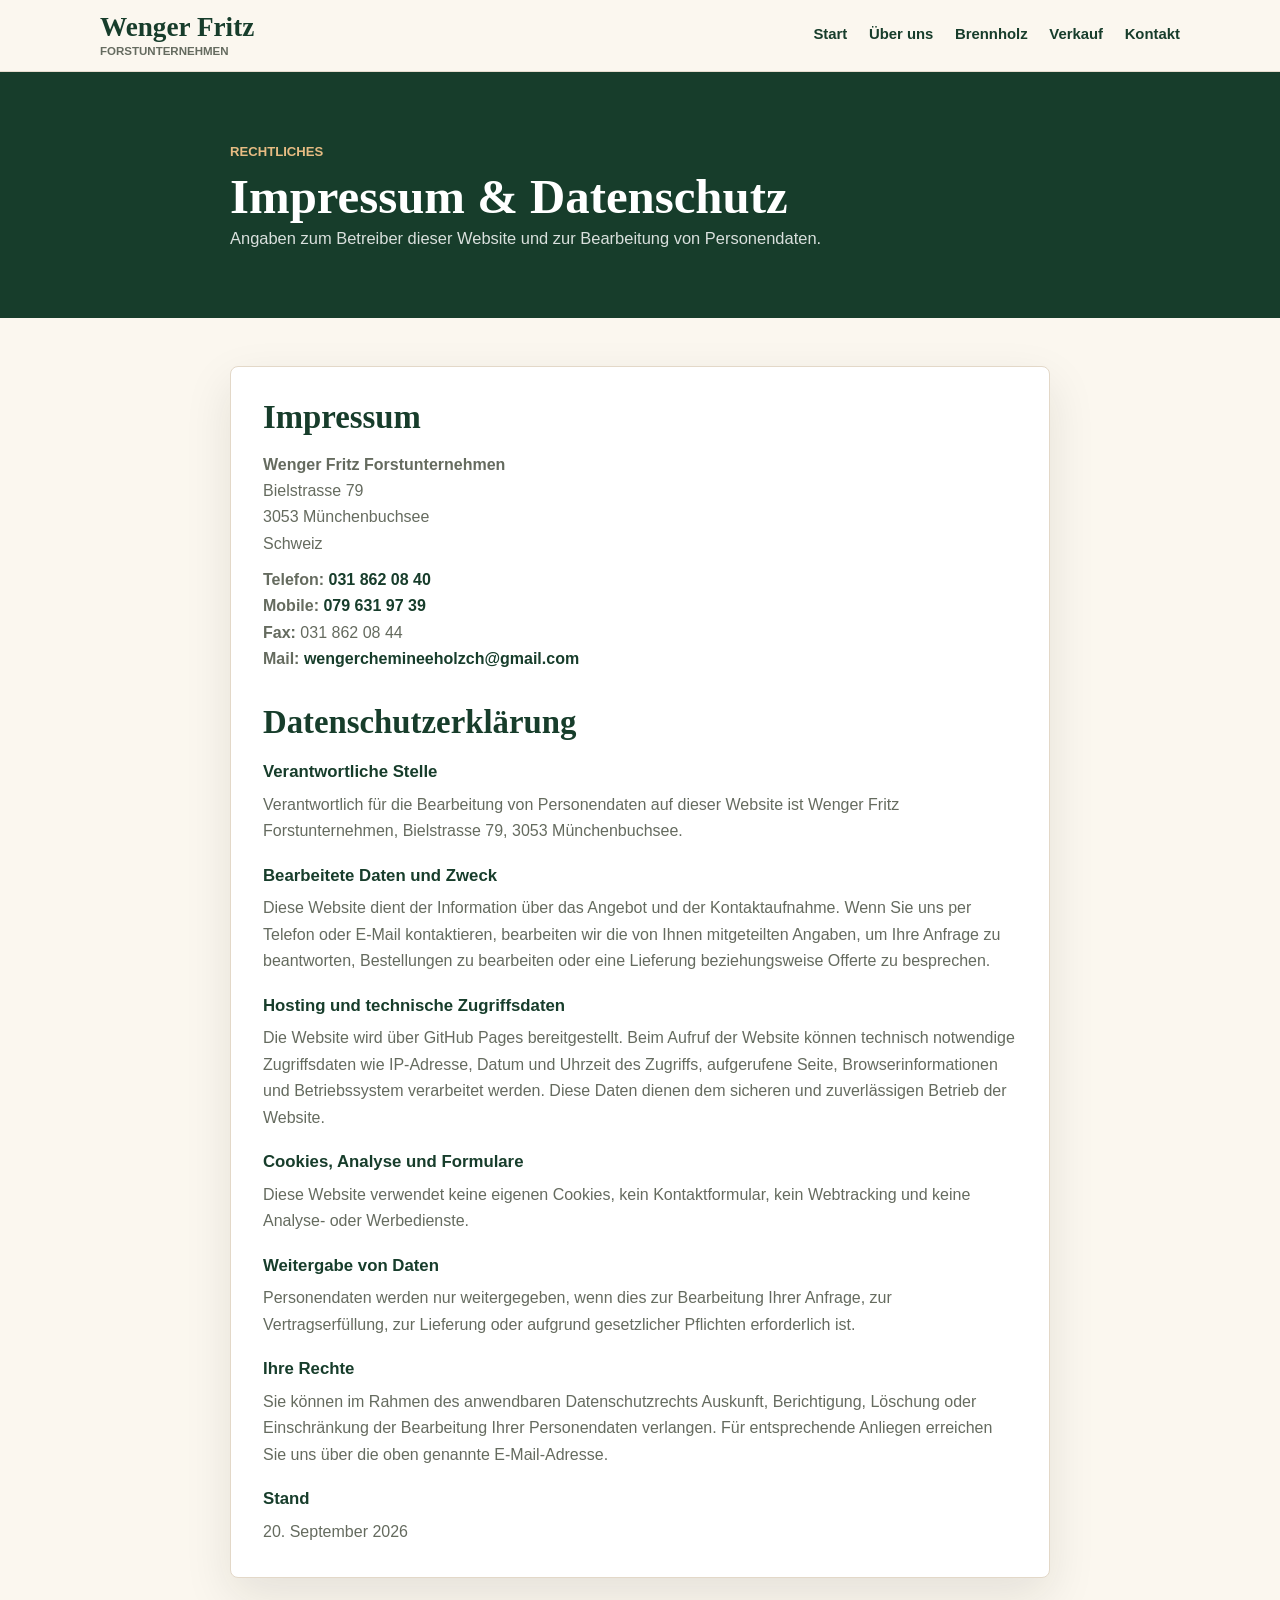
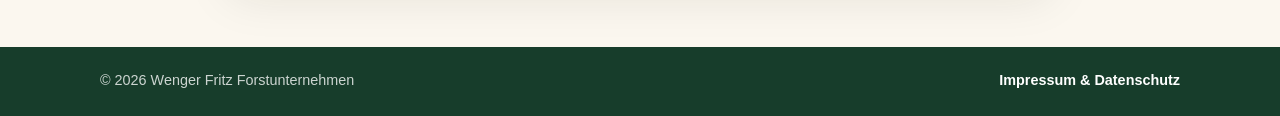
<file: impressum-datenschutz.html>
﻿<!DOCTYPE html>
<html lang="de-CH">
<head>
  <meta charset="UTF-8">
  <meta name="viewport" content="width=device-width, initial-scale=1.0, viewport-fit=cover">
  <meta name="color-scheme" content="light">
  <meta name="theme-color" content="#173d2b">
  <title>Impressum & Datenschutz | Wenger Fritz Forstunternehmen</title>
  <meta name="description" content="Impressum und Datenschutzerklärung der Website von Wenger Fritz Forstunternehmen in Münchenbuchsee.">
  <meta name="robots" content="index, follow">
  <link rel="stylesheet" href="css/style.css">
</head>
<body>
  <header class="site-header" id="start">
    <a class="brand" href="index.html" aria-label="Zur Startseite von Wenger Forstunternehmen">
      <span class="brand-name">Wenger Fritz</span>
      <span class="brand-sub">Forstunternehmen</span>
    </a>
    <nav class="main-nav" aria-label="Seitennavigation">
      <a href="index.html#start">Start</a>
      <a href="index.html#ueber-uns">Über uns</a>
      <a href="index.html#brennholz">Brennholz</a>
      <a href="index.html#verkauf">Verkauf</a>
      <a href="index.html#kontakt">Kontakt</a>
    </nav>
  </header>

  <main class="legal-main">
    <section class="section section-green legal-hero">
      <div class="section-inner legal-wrap">
        <p class="section-kicker">Rechtliches</p>
        <h1>Impressum & Datenschutz</h1>
        <p>Angaben zum Betreiber dieser Website und zur Bearbeitung von Personendaten.</p>
      </div>
    </section>

    <section class="section legal-section">
      <div class="section-inner legal-wrap legal-card">
        <h2>Impressum</h2>
        <p><strong>Wenger Fritz Forstunternehmen</strong><br>Bielstrasse 79<br>3053 Münchenbuchsee<br>Schweiz</p>
        <p><strong>Telefon:</strong> <a href="tel:+41318620840">031 862 08 40</a><br><strong>Mobile:</strong> <a href="tel:+41796319739">079 631 97 39</a><br><strong>Fax:</strong> 031 862 08 44<br><strong>Mail:</strong> <a href="mailto:wengerchemineeholzch@gmail.com">wengerchemineeholzch@<wbr>gmail.com</a></p>

        <h2>Datenschutzerklärung</h2>
        <h3>Verantwortliche Stelle</h3>
        <p>Verantwortlich für die Bearbeitung von Personendaten auf dieser Website ist Wenger Fritz Forstunternehmen, Bielstrasse 79, 3053 Münchenbuchsee.</p>

        <h3>Bearbeitete Daten und Zweck</h3>
        <p>Diese Website dient der Information über das Angebot und der Kontaktaufnahme. Wenn Sie uns per Telefon oder E-Mail kontaktieren, bearbeiten wir die von Ihnen mitgeteilten Angaben, um Ihre Anfrage zu beantworten, Bestellungen zu bearbeiten oder eine Lieferung beziehungsweise Offerte zu besprechen.</p>

        <h3>Hosting und technische Zugriffsdaten</h3>
        <p>Die Website wird über GitHub Pages bereitgestellt. Beim Aufruf der Website können technisch notwendige Zugriffsdaten wie IP-Adresse, Datum und Uhrzeit des Zugriffs, aufgerufene Seite, Browserinformationen und Betriebssystem verarbeitet werden. Diese Daten dienen dem sicheren und zuverlässigen Betrieb der Website.</p>

        <h3>Cookies, Analyse und Formulare</h3>
        <p>Diese Website verwendet keine eigenen Cookies, kein Kontaktformular, kein Webtracking und keine Analyse- oder Werbedienste.</p>

        <h3>Weitergabe von Daten</h3>
        <p>Personendaten werden nur weitergegeben, wenn dies zur Bearbeitung Ihrer Anfrage, zur Vertragserfüllung, zur Lieferung oder aufgrund gesetzlicher Pflichten erforderlich ist.</p>

        <h3>Ihre Rechte</h3>
        <p>Sie können im Rahmen des anwendbaren Datenschutzrechts Auskunft, Berichtigung, Löschung oder Einschränkung der Bearbeitung Ihrer Personendaten verlangen. Für entsprechende Anliegen erreichen Sie uns über die oben genannte E-Mail-Adresse.</p>

        <h3>Stand</h3>
        <p>20. September 2026</p>
      </div>
    </section>
  </main>

  <nav class="bottom-nav" aria-label="Mobile Navigation">
    <a href="index.html#start">Start</a>
    <a href="index.html#ueber-uns">Über uns</a>
    <a href="index.html#brennholz">Brennholz</a>
    <a href="index.html#verkauf">Verkauf</a>
    <a href="index.html#kontakt">Kontakt</a>
  </nav>

  <footer class="site-footer">
    <p>© 2026 Wenger Fritz Forstunternehmen</p>
    <div class="footer-links">
      <a href="impressum-datenschutz.html">Impressum & Datenschutz</a>
    </div>
  </footer>
</body>
</html>
</file>
<file: css/style.css>
﻿:root {
  --green: #173d2b;
  --wood: #a66d35;
  --wood-dark: #7c4f27;
  --ink: #252922;
  --muted: #656b5f;
  --paper: #fbf7ef;
  --paper-2: #f2eadf;
  --line: #e3d8c8;
  --white: #ffffff;
  --shadow: 0 18px 48px rgba(28, 31, 24, 0.1);
  --radius: 8px;
  --content: 1080px;
}

* { box-sizing: border-box; margin: 0; padding: 0; }
html { scroll-behavior: smooth; font-size: 16px; }
body {
  font-family: "Segoe UI", Arial, sans-serif;
  color: var(--ink);
  background: var(--paper);
  line-height: 1.65;
  -webkit-font-smoothing: antialiased;
  text-rendering: optimizeLegibility;
}
img { display: block; max-width: 100%; height: auto; }
a { color: inherit; text-decoration: none; }
section[id] { scroll-margin-top: 86px; }

.site-header {
  position: fixed;
  top: 0;
  left: 0;
  right: 0;
  z-index: 20;
  display: flex;
  align-items: center;
  justify-content: space-between;
  gap: 1.5rem;
  min-height: 72px;
  padding: 0.7rem max(1.25rem, calc((100vw - var(--content)) / 2));
  background: rgba(251, 247, 239, 0.92);
  border-bottom: 1px solid rgba(227, 216, 200, 0.85);
  backdrop-filter: blur(14px);
}
.brand { display: inline-flex; flex-direction: column; line-height: 1; color: var(--green); flex: 0 0 auto; }
.brand-name { font-family: Georgia, "Times New Roman", serif; font-size: 1.7rem; font-weight: 700; }
.brand-sub { margin-top: 0.28rem; color: var(--muted); font-size: 0.72rem; font-weight: 800; text-transform: uppercase; }
.main-nav { display: flex; align-items: center; gap: 1.35rem; color: var(--green); font-weight: 650; font-size: 0.93rem; }
.main-nav a { padding: 0.45rem 0; border-bottom: 2px solid transparent; }
.main-nav a:hover { border-color: var(--wood); color: var(--wood-dark); }
.bottom-nav { display: none; }

.hero {
  background: var(--paper);
  padding-top: 72px;
}
.hero-banner {
  display: block;
  width: 100%;
  height: auto;
  max-height: min(52svh, 520px);
  object-fit: cover;
  object-position: center 34%;
  background: var(--paper-2);
}
.hero-content { width: min(var(--content), calc(100% - 2.5rem)); margin: 0 auto; padding: 2.1rem 0 2.9rem; }
.eyebrow, .section-kicker { color: var(--wood-dark); font-size: 0.82rem; font-weight: 800; text-transform: uppercase; }

h1, h2, h3 { font-family: Georgia, "Times New Roman", serif; color: var(--green); line-height: 1.12; font-weight: 700; }
h1 { max-width: 620px; font-size: 3.05rem; margin-top: 0.5rem; }
h2 { font-size: 2.05rem; margin: 0.35rem 0 1rem; }
h3 { font-size: 1.22rem; margin-bottom: 0.55rem; }
.lead { max-width: 540px; margin-top: 1.1rem; color: #465040; font-size: 1.06rem; }
.hero-actions { display: flex; flex-wrap: wrap; gap: 0.85rem; margin-top: 1.7rem; }
.button { display: inline-flex; align-items: center; justify-content: center; min-height: 46px; padding: 0.75rem 1.15rem; border-radius: 4px; font-weight: 750; transition: transform 0.18s ease, background 0.18s ease, border-color 0.18s ease; }
.button:hover { transform: translateY(-1px); }
.button.primary { color: var(--white); background: var(--green); }
.button.primary:hover { background: #0f2f20; }
.button.secondary { color: var(--green); background: rgba(255, 255, 255, 0.72); border: 1px solid rgba(23, 61, 43, 0.25); }
.button.secondary:hover { border-color: var(--wood); background: var(--white); }

.section { padding: 4.3rem 1.25rem; }
.section-inner { width: min(var(--content), 100%); margin: 0 auto; }
.section-green { background: var(--green); color: var(--white); }
.about-grid { display: grid; grid-template-columns: minmax(0, 1fr) 340px; gap: 3rem; align-items: center; }
.section-green .section-kicker { color: #e7bc83; }
.section-green h2 { color: var(--white); }
.section-green p:not(.section-kicker) { max-width: 720px; color: rgba(255, 255, 255, 0.84); font-size: 1.03rem; margin-bottom: 0.9rem; }
.about img { width: 100%; height: 250px; object-fit: cover; border-radius: var(--radius); box-shadow: 0 16px 40px rgba(0, 0, 0, 0.18); }

.production-grid { display: grid; grid-template-columns: minmax(0, 1fr) 360px; gap: 2.5rem; align-items: center; margin-bottom: 3.2rem; }
.production-grid > div { max-width: 700px; }
.production-grid p { color: var(--muted); margin-bottom: 0.9rem; }
.production-grid img { width: 100%; height: 255px; object-fit: cover; border-radius: var(--radius); box-shadow: 0 14px 34px rgba(28, 31, 24, 0.1); }
.offer-list { margin-top: 1rem; }
.section-heading { max-width: 720px; margin-bottom: 1.8rem; }
.compact-heading { margin-bottom: 1.4rem; }
.simple-grid { display: grid; grid-template-columns: repeat(3, 1fr); gap: 1rem; }
.simple-grid article { min-height: 185px; padding: 1.3rem; background: var(--white); border: 1px solid var(--line); border-radius: var(--radius); box-shadow: 0 10px 28px rgba(28, 31, 24, 0.045); }
.simple-grid ul { list-style: none; display: grid; gap: 0.45rem; color: var(--muted); }
.simple-grid li { position: relative; padding-left: 1.1rem; }
.simple-grid li::before { content: ""; position: absolute; left: 0; top: 0.72em; width: 5px; height: 5px; border-radius: 50%; background: var(--wood); }
.simple-grid p, .split p, .contact-card p { color: var(--muted); }

.muted { background: var(--paper-2); }
.split { display: grid; grid-template-columns: minmax(0, 1fr) 330px; gap: 2.5rem; align-items: start; }
.split > div:first-child { max-width: 700px; }
.downloads { display: flex; flex-wrap: wrap; gap: 0.75rem; margin-top: 1.4rem; }
.downloads a { display: inline-flex; align-items: center; min-height: 42px; padding: 0.6rem 0.85rem; border: 1px solid var(--line); border-radius: 4px; background: rgba(255, 255, 255, 0.65); color: var(--green); font-weight: 700; }
.downloads a:hover { border-color: var(--wood); color: var(--wood-dark); background: var(--white); }
.section-green .downloads a { background: rgba(255, 255, 255, 0.94); border-color: rgba(255, 255, 255, 0.94); }
.section-green .downloads a:hover { background: var(--white); border-color: #e7bc83; }
.hours { padding: 1.35rem; background: var(--white); border: 1px solid var(--line); border-radius: var(--radius); box-shadow: var(--shadow); color: var(--ink); }
.hours dl { display: grid; gap: 0.72rem; margin-top: 1rem; }
.hours dl div { display: flex; justify-content: space-between; gap: 1rem; padding-bottom: 0.72rem; border-bottom: 1px solid var(--line); }
.hours dl div:last-child { border-bottom: 0; padding-bottom: 0; }
.hours dt { color: var(--muted); }
.hours dd { color: var(--green); font-weight: 800; text-align: right; }

.photo-row { width: min(var(--content), calc(100% - 2.5rem)); margin: 3.2rem auto; display: grid; grid-template-columns: repeat(3, 1fr); gap: 1rem; }
.photo-row img { width: 100%; height: 210px; object-fit: cover; border-radius: var(--radius); box-shadow: 0 10px 28px rgba(28, 31, 24, 0.08); }

.contact-section { background: var(--paper); padding-top: 1.5rem; }
.contact-card { padding: 1.8rem; background: var(--white); border: 1px solid var(--line); border-radius: var(--radius); box-shadow: var(--shadow); }
.contact-intro { max-width: 680px; margin-bottom: 1.5rem; }
.contact-details { display: grid; grid-template-columns: repeat(2, minmax(0, 1fr)); gap: 1rem; align-items: stretch; }
.contact-item { min-width: 0; min-height: 150px; padding: 1.1rem; background: var(--paper); border: 1px solid var(--line); border-radius: var(--radius); }
.contact-item h3 { font-family: "Segoe UI", Arial, sans-serif; font-size: 1rem; line-height: 1.3; margin-bottom: 0.45rem; color: var(--green); }
.contact-item p { margin: 0; color: var(--muted); }
.contact-item p + p { margin-top: 0.35rem; }
.contact-item span { color: var(--muted); font-weight: 650; }
.contact-item a { color: var(--green); font-weight: 800; overflow-wrap: anywhere; word-break: break-word; }
.contact-item a:hover { color: var(--wood-dark); }
.route-link {
  display: inline-flex;
  align-items: center;
  gap: 0.45rem;
  min-height: 42px;
  margin-top: 0.8rem;
  padding: 0.55rem 0.9rem;
  background: var(--green);
  border: 1px solid var(--green);
  border-radius: 4px;
  color: var(--white);
  font-weight: 750;
  transition: background 0.18s ease, border-color 0.18s ease;
}
.route-link::after { content: "↗"; font-size: 1.05em; line-height: 1; }
.contact-item a.route-link { color: var(--white); font-weight: 750; }
.route-link:hover { background: #0f2f20; border-color: var(--wood); }
.route-link:focus-visible { outline: 3px solid var(--wood); outline-offset: 2px; }
.site-footer { display: flex; justify-content: space-between; gap: 1rem; padding: 1.4rem max(1.25rem, calc((100vw - var(--content)) / 2)); background: var(--green); color: rgba(255, 255, 255, 0.78); font-size: 0.9rem; }
.site-footer a { color: var(--white); font-weight: 700; }
.footer-links { display: flex; flex-wrap: wrap; gap: 1rem; }
.legal-main { padding-top: 72px; }
.legal-hero { background: var(--green); color: var(--white); padding-bottom: 3.2rem; }
.legal-hero h1 { color: var(--white); }
.legal-hero p:not(.section-kicker) { color: rgba(255, 255, 255, 0.84); max-width: 720px; }
.legal-wrap { max-width: 820px; }
.legal-section { padding-top: 3rem; }
.legal-card { padding: 2rem; background: var(--white); border: 1px solid var(--line); border-radius: var(--radius); box-shadow: var(--shadow); }
.legal-card h2 { margin-top: 2rem; }
.legal-card h2:first-child { margin-top: 0; }
.legal-card h3 { margin-top: 1.4rem; font-family: "Segoe UI", Arial, sans-serif; font-size: 1.05rem; }
.legal-card p { color: var(--muted); margin-top: 0.6rem; }
.legal-card a { color: var(--green); font-weight: 800; overflow-wrap: anywhere; }

@media (max-width: 900px) {
  body { padding-bottom: calc(58px + env(safe-area-inset-bottom, 0px)); }
  section[id] { scroll-margin-top: 72px; }
  .site-header { min-height: 62px; padding: 0.72rem 1rem; background: rgba(251, 247, 239, 0.96); box-shadow: 0 6px 20px rgba(28, 31, 24, 0.06); }
  .brand-name { font-size: 1.42rem; }
  .brand-sub { font-size: 0.62rem; }
  .main-nav { display: none; }
  .bottom-nav {
    position: fixed;
    left: 0;
    right: 0;
    bottom: 0;
    z-index: 30;
    display: grid;
    grid-template-columns: repeat(5, minmax(0, 1fr));
    min-height: calc(58px + env(safe-area-inset-bottom, 0px));
    padding-bottom: env(safe-area-inset-bottom, 0px);
    background: rgba(251, 247, 239, 0.96);
    border-top: 1px solid var(--line);
    box-shadow: 0 -8px 24px rgba(28, 31, 24, 0.08);
    backdrop-filter: blur(14px);
  }
  .bottom-nav a { display: grid; place-items: center; min-width: 0; min-height: 58px; padding: 0.4rem 0.15rem; color: var(--green); font-size: 0.72rem; font-weight: 800; text-align: center; hyphens: auto; }
  .bottom-nav a:hover { color: var(--wood-dark); }
  .hero { padding-top: 62px; }
  .hero-content { width: calc(100% - 2rem); max-width: var(--content); padding: 2rem 0 2.5rem; }
  h1 { font-size: 2.2rem; }
  h2 { font-size: 1.75rem; }
  .lead { font-size: 1rem; }
  .section { padding: 3.4rem 1rem; }
  .about-grid, .production-grid, .simple-grid, .split { grid-template-columns: 1fr; }
  .about-grid, .production-grid { gap: 1.6rem; }
  .about img, .production-grid img { height: 220px; }
  .production-grid { margin-bottom: 2.6rem; }
  .photo-row { width: calc(100% - 2rem); grid-template-columns: 1fr; margin: 2.4rem auto; }
  .photo-row img { height: 220px; }
  .contact-card { padding: 1.2rem; }
  .contact-details { grid-template-columns: 1fr; gap: 0.8rem; }
  .contact-item { min-height: auto; padding: 0.95rem; }
  .site-footer { padding-bottom: 5rem; }
}

@media (max-width: 560px) {
  .site-header { min-height: 54px; gap: 0.75rem; padding: 0.45rem 0.85rem; }
  .brand-name { font-size: 1.22rem; }
  .brand-sub { margin-top: 0.18rem; font-size: 0.56rem; }
  .hero { padding-top: 54px; }
  .hero-content { width: calc(100% - 1.5rem); padding: 1.6rem 0 2.1rem; }
  .eyebrow, .section-kicker { font-size: 0.72rem; }
  .eyebrow { line-height: 1.45; }
  h1 { margin-top: 0.45rem; font-size: 1.62rem; }
  h2 { font-size: 1.55rem; }
  .lead { margin-top: 0.75rem; color: #394137; font-size: 0.96rem; line-height: 1.55; }
  .hero-actions { flex-direction: column; gap: 0.65rem; margin-top: 1rem; }
  .button { width: 100%; padding: 0.72rem 0.9rem; }
  .button.secondary { background: rgba(251, 247, 239, 0.94); border-color: rgba(23, 61, 43, 0.3); box-shadow: 0 8px 22px rgba(28, 31, 24, 0.08); }
  .section { padding: 2.8rem 0.85rem; }
  .simple-grid article { min-height: auto; }
  .about img, .production-grid img { height: 190px; }
  .hours dl div { flex-direction: column; gap: 0.1rem; }
  .hours dd { text-align: left; }
  .photo-row { width: calc(100% - 1.5rem); }
  .bottom-nav a { font-size: 0.64rem; }
  .footer-links { flex-direction: column; gap: 0.45rem; }
  .legal-main { padding-top: 54px; }
  .legal-card { padding: 1.2rem; }
  .site-footer { flex-direction: column; }
}

@media (max-width: 380px) {
  .brand-name { font-size: 1.15rem; }
  .brand-sub { font-size: 0.54rem; }
  .hero-content { width: calc(100% - 1rem); padding: 1.35rem 0 1.8rem; }
  h1 { font-size: 1.45rem; }
  .lead { font-size: 0.9rem; }
  .button { min-height: 44px; padding: 0.7rem 0.9rem; }
  .bottom-nav a { font-size: 0.58rem; }
}




.contact-lines {
  display: grid;
  align-content: start;
  gap: 0.9rem;
}

.contact-line {
  display: grid;
  gap: 0.18rem;
}

.contact-line span {
  color: var(--muted);
  font-weight: 750;
}

.contact-line a,
.contact-line strong {
  color: var(--green);
  font-size: 1.08rem;
  font-weight: 850;
  line-height: 1.35;
  overflow-wrap: anywhere;
  word-break: break-word;
}

.contact-line a:hover {
  color: var(--wood-dark);
}

@media (min-width: 901px) {
  .contact-line {
    grid-template-columns: 5.75rem minmax(0, 1fr);
    align-items: baseline;
    gap: 0.8rem;
  }
}

@media (max-width: 900px) {
  .contact-line {
    gap: 0.22rem;
  }

  .contact-line a,
  .contact-line strong {
    font-size: 1.04rem;
  }
}



/* --- Medien: Artikel-Button im Bereich "Ueber uns" --- */
.about-media {
  margin-top: 1.5rem;
  padding-top: 1.35rem;
  border-top: 1px solid rgba(255, 255, 255, 0.2);
}
.section-green .about-media-note { margin-bottom: 0.95rem; color: rgba(255, 255, 255, 0.78); font-size: 0.97rem; }
button.button { font-family: inherit; font-size: inherit; line-height: inherit; cursor: pointer; }
.section-green .media-trigger {
  gap: 0.55rem;
  color: var(--green);
  background: rgba(255, 255, 255, 0.94);
  border: 1px solid rgba(255, 255, 255, 0.94);
}
.section-green .media-trigger:hover { background: var(--white); border-color: #e7bc83; color: var(--wood-dark); }
.section-green .media-trigger:focus-visible { outline: 3px solid #e7bc83; outline-offset: 3px; }
.media-trigger::after { content: "↗"; font-size: 1.05em; line-height: 1; }

.lightbox {
  position: fixed;
  inset: 0;
  z-index: 60;
  display: flex;
  align-items: center;
  justify-content: center;
  padding: clamp(0.5rem, 3vw, 2rem);
  background: rgba(20, 24, 18, 0.82);
  backdrop-filter: blur(3px);
}
.lightbox[hidden] { display: none; }
.lightbox-dialog {
  display: flex;
  flex-direction: column;
  width: min(940px, 100%);
  max-height: 100%;
  overflow: hidden;
  background: var(--paper);
  border-radius: var(--radius);
  box-shadow: 0 30px 80px rgba(0, 0, 0, 0.45);
}
.lightbox-bar {
  display: flex;
  align-items: center;
  justify-content: space-between;
  gap: 0.75rem;
  flex: 0 0 auto;
  padding: 0.65rem 0.7rem 0.65rem 1rem;
  background: var(--green);
  color: var(--white);
}
.lightbox-title { min-width: 0; font-size: 0.92rem; font-weight: 700; line-height: 1.35; }
.lightbox-tools { display: flex; align-items: center; gap: 0.5rem; flex: 0 0 auto; }
.lightbox-pdf {
  display: inline-flex;
  align-items: center;
  min-height: 38px;
  padding: 0.4rem 0.8rem;
  border: 1px solid rgba(255, 255, 255, 0.42);
  border-radius: 4px;
  color: var(--white);
  font-size: 0.85rem;
  font-weight: 700;
}
.lightbox-pdf:hover { background: rgba(255, 255, 255, 0.14); }
.lightbox-close {
  display: grid;
  place-items: center;
  width: 38px;
  height: 38px;
  padding: 0;
  border: 1px solid rgba(255, 255, 255, 0.42);
  border-radius: 4px;
  background: transparent;
  color: var(--white);
  font-family: inherit;
  font-size: 1.4rem;
  line-height: 1;
  cursor: pointer;
}
.lightbox-close:hover { background: rgba(255, 255, 255, 0.14); }
.lightbox-pdf:focus-visible, .lightbox-close:focus-visible { outline: 3px solid var(--wood); outline-offset: 2px; }
.lightbox-stage {
  flex: 1 1 auto;
  min-height: 0;
  overflow: auto;
  -webkit-overflow-scrolling: touch;
  padding: 0.75rem;
  background: var(--paper-2);
}
.lightbox-stage img {
  display: block;
  width: 100%;
  height: auto;
  border-radius: 4px;
  background: var(--white);
  box-shadow: 0 8px 24px rgba(0, 0, 0, 0.16);
  cursor: zoom-in;
}
.lightbox-stage.is-zoomed img { width: min(1600px, 280%); max-width: none; cursor: zoom-out; }
.lightbox-hint {
  flex: 0 0 auto;
  padding: 0.45rem 1rem 0.55rem;
  background: var(--paper);
  border-top: 1px solid var(--line);
  color: var(--muted);
  font-size: 0.78rem;
  text-align: center;
}
body.is-locked { overflow: hidden; }

@media (max-width: 560px) {
  .lightbox { padding: 0.45rem; }
  .lightbox-bar { padding: 0.55rem 0.55rem 0.55rem 0.8rem; }
  .lightbox-title { font-size: 0.8rem; }
  .lightbox-pdf { min-height: 36px; padding: 0.35rem 0.6rem; font-size: 0.78rem; }
  .lightbox-close { width: 36px; height: 36px; }
  .lightbox-stage { padding: 0.5rem; }
}


/* --- Grosse Bildschirme: Inhalt, Typografie und feste Masse wachsen mit --- */
@media (min-width: 1500px) {
  :root { --content: 1260px; }
  html { font-size: 17px; }
  section[id] { scroll-margin-top: 94px; }
  .site-header { min-height: 80px; }
  .hero { padding-top: 80px; }
  .legal-main { padding-top: 80px; }
  .hero-banner { max-height: min(56svh, 640px); }
  h1 { max-width: 740px; }
  .lead { max-width: 620px; }
  .section-green p:not(.section-kicker) { max-width: 840px; }
  .section-heading, .production-grid > div, .split > div:first-child { max-width: 840px; }
  .about-grid { grid-template-columns: minmax(0, 1fr) 400px; }
  .production-grid { grid-template-columns: minmax(0, 1fr) 420px; }
  .split { grid-template-columns: minmax(0, 1fr) 380px; }
  .about img, .production-grid img { height: 300px; }
  .photo-row img { height: 260px; }
  .simple-grid article { min-height: 200px; }
  .contact-intro { max-width: 800px; }
  .legal-wrap { max-width: 900px; }
}

@media (min-width: 1920px) {
  :root { --content: 1480px; }
  html { font-size: 18px; }
  section[id] { scroll-margin-top: 102px; }
  .site-header { min-height: 88px; }
  .hero { padding-top: 88px; }
  .legal-main { padding-top: 88px; }
  .hero-banner { max-height: min(58svh, 780px); }
  h1 { max-width: 860px; }
  .lead { max-width: 700px; }
  .section-green p:not(.section-kicker) { max-width: 960px; }
  .section-heading, .production-grid > div, .split > div:first-child { max-width: 960px; }
  .about-grid { grid-template-columns: minmax(0, 1fr) 470px; }
  .production-grid { grid-template-columns: minmax(0, 1fr) 490px; }
  .split { grid-template-columns: minmax(0, 1fr) 440px; }
  .about img, .production-grid img { height: 350px; }
  .photo-row img { height: 310px; }
  .simple-grid article { min-height: 215px; }
  .contact-intro { max-width: 900px; }
  .legal-wrap { max-width: 1000px; }
}

@media (min-width: 2400px) {
  :root { --content: 1760px; }
  html { font-size: 19px; }
  section[id] { scroll-margin-top: 112px; }
  .site-header { min-height: 96px; }
  .hero { padding-top: 96px; }
  .legal-main { padding-top: 96px; }
  .hero-banner { max-height: min(60svh, 940px); }
  h1 { max-width: 980px; }
  .lead { max-width: 800px; }
  .section-green p:not(.section-kicker) { max-width: 1080px; }
  .section-heading, .production-grid > div, .split > div:first-child { max-width: 1080px; }
  .about-grid { grid-template-columns: minmax(0, 1fr) 540px; }
  .production-grid { grid-template-columns: minmax(0, 1fr) 560px; }
  .split { grid-template-columns: minmax(0, 1fr) 500px; }
  .about img, .production-grid img { height: 400px; }
  .photo-row img { height: 360px; }
  .contact-intro { max-width: 1000px; }
  .legal-wrap { max-width: 1100px; }
}
</file>
